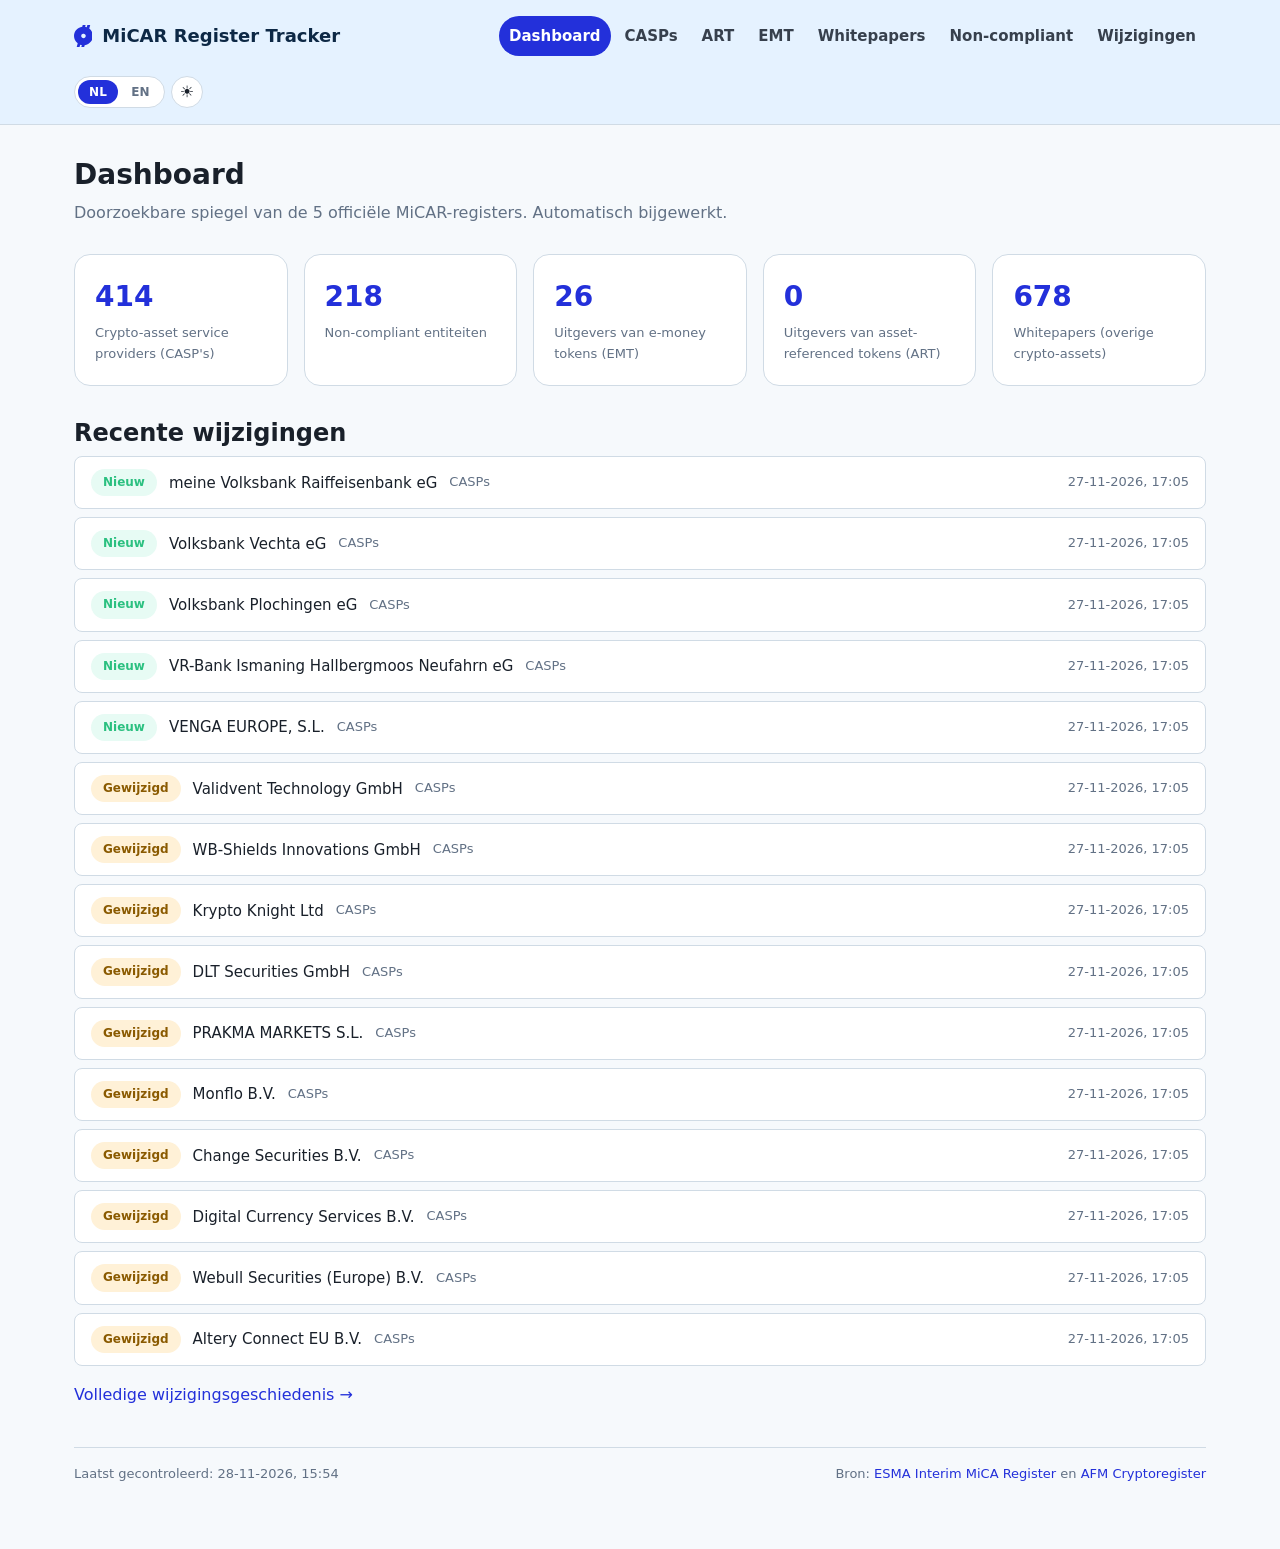
<file: index.html>
<!DOCTYPE html>
<html lang="nl">
<head>
<meta charset="UTF-8">
<meta name="viewport" content="width=device-width, initial-scale=1.0">
<script>
// Resolves and applies the light/dark theme before the stylesheet paints, so
// the page never flashes the "wrong" theme while assets/js/app.js (which
// re-derives the same value - see resolveTheme()/applyTheme() there, the
// source of truth for this logic) is still loading. Every fresh visit starts
// from the OS/browser's prefers-color-scheme setting; esma-tracker-theme in
// sessionStorage (set via the ☀️/🌙 toggle in the topnav) overrides it for
// the rest of this browsing session only - not remembered across visits.
(function () {
  try {
    var stored = sessionStorage.getItem("esma-tracker-theme");
    var dark = stored === "dark" || (stored !== "light" && window.matchMedia && window.matchMedia("(prefers-color-scheme: dark)").matches);
    var theme = dark ? "dark" : "light";
    document.documentElement.setAttribute("data-theme", theme);
    document.documentElement.style.colorScheme = theme;
  } catch (e) { /* sessionStorage/matchMedia unavailable - CSS default (light) applies */ }
})();
</script>
<title data-i18n="brand.title">MiCAR Register Tracker</title>
<link rel="icon" href="assets/favicon.svg" type="image/svg+xml">
<link rel="icon" href="assets/favicon-32.png" sizes="32x32" type="image/png">
<link rel="icon" href="assets/favicon.ico" sizes="any">
<link rel="apple-touch-icon" href="assets/apple-touch-icon.png">
<link rel="stylesheet" href="assets/css/style.css">
</head>
<body>

<nav class="topnav">
  <div class="topnav__inner">
    <span class="topnav__brand">
      <svg viewBox="0 0 40 48" xmlns="http://www.w3.org/2000/svg"><path d="M33.2853 7.85441L35.4567 0H29.1595L27.8568 4.8861C26.6987 4.46114 25.4683 4.1789 24.2399 3.9661L25.3237 0H19.0264L18.0131 3.82144C12.5852 4.52864 7.59069 7.28865 4.26255 11.6051C-2.68702 20.4503 -0.950287 33.1875 8.0977 39.9805L5.92629 47.8323H12.1538L13.4565 42.9501C14.6146 43.3744 15.8456 43.6573 17.0734 43.8701L15.987 47.8323H22.2112L23.2969 44.0115C28.7255 43.3063 33.7233 40.5469 37.0494 36.2304C44.07 27.3139 42.3326 14.648 33.2853 7.85441ZM20.6915 28.6589C19.718 28.659 18.7662 28.3769 17.9567 27.8482C17.1472 27.3195 16.5162 26.568 16.1435 25.6887C15.7709 24.8094 15.6733 23.8418 15.8632 22.9083C16.053 21.9748 16.5217 21.1173 17.2101 20.4443C17.8985 19.7712 18.7755 19.3128 19.7303 19.1271C20.6852 18.9414 21.6749 19.0366 22.5743 19.4008C23.4738 19.765 24.2425 20.3818 24.7834 21.1732C25.3243 21.9645 25.613 22.895 25.613 23.8467C25.613 26.536 23.4416 28.6589 20.6915 28.6589Z" fill="#2330da"></path></svg>
      <span data-i18n="brand.title">MiCAR Register Tracker</span>
    </span>
    <div class="topnav__links">
      <a href="index.html" data-nav="dashboard" data-i18n="nav.dashboard">Dashboard</a>
      <a href="register.html?type=casps" data-nav="casps" data-i18n="nav.casps">CASPs</a>
      <a href="register.html?type=art" data-nav="art" data-i18n="nav.art">ART</a>
      <a href="register.html?type=emt" data-nav="emt" data-i18n="nav.emt">EMT</a>
      <a href="register.html?type=whitepapers" data-nav="whitepapers" data-i18n="nav.whitepapers">Whitepapers</a>
      <a href="register.html?type=non_compliant" data-nav="non_compliant" data-i18n="nav.non_compliant">Non-compliant</a>
      <a href="changelog.html" data-nav="changelog" data-i18n="nav.changelog">Wijzigingen</a>
    </div>
    <div class="header-controls">
      <div id="lang-toggle-slot"></div>
      <div id="theme-toggle-slot"></div>
    </div>
  </div>
</nav>

<div class="wrap">
  <div class="page-header">
    <h1 data-i18n="dashboard.title">Dashboard</h1>
    <p data-i18n="dashboard.subtitle">Doorzoekbare spiegel van de 5 officiële ESMA MiCAR-registers. Automatisch bijgewerkt.</p>
  </div>

  <div id="kpi-grid" class="grid grid--5" style="margin-bottom:32px;"></div>

  <h2 data-i18n="dashboard.recentChanges">Recente wijzigingen</h2>
  <div id="recent-changes" class="changelog-list" style="margin-bottom:16px;"></div>
  <p><a href="changelog.html" data-i18n="dashboard.fullHistoryLink">Volledige wijzigingsgeschiedenis &rarr;</a></p>

  <footer class="site-footer">
    <span id="footer-checked" data-i18n="footer.lastCheckedLoading">Laatst gecontroleerd: laden…</span>
    <span><span data-i18n="footer.sourcePrefix">Bron: </span><a href="https://www.esma.europa.eu/esmas-activities/digital-finance-and-innovation/markets-crypto-assets-regulation-mica" target="_blank" rel="noopener" data-i18n="footer.sourceLinkText">ESMA Interim MiCA Register</a><span data-i18n="footer.sourceAnd"> en </span><a href="https://www.afm.nl/en/sector/registers/vergunningenregisters/cryptopartijen" target="_blank" rel="noopener" data-i18n="footer.sourceLinkTextAfm">AFM Cryptoregister</a></span>
  </footer>
</div>

<script src="assets/js/i18n.js"></script>
<script src="assets/js/app.js"></script>
<script>
applyStaticTranslations();
renderThemeToggle(document.getElementById("theme-toggle-slot"));
renderLangToggle(document.getElementById("lang-toggle-slot"));
highlightNav("dashboard");

const KPI_ORDER = ["casps", "non_compliant", "emt", "art", "whitepapers"];

(async function init() {
  const grid = document.getElementById("kpi-grid");
  const recentEl = document.getElementById("recent-changes");
  const footerChecked = document.getElementById("footer-checked");

  let meta = {};
  try { meta = await fetchJSON("data/meta.json"); } catch (e) { /* first run not done yet */ }

  footerChecked.textContent = meta.last_checked
    ? t("footer.lastChecked", formatTimestamp(meta.last_checked))
    : t("footer.neverChecked");

  for (const key of KPI_ORDER) {
    const count = meta.record_counts ? meta.record_counts[key] : undefined;
    const card = el("a", { class: "card kpi", href: `register.html?type=${key}` }, `
      <div class="kpi__val">${count !== undefined ? count : "—"}</div>
      <div class="kpi__label">${escapeHtml(REGISTERS[key].label)}</div>
    `);
    grid.appendChild(card);
  }

  let changelog = [];
  try { changelog = await fetchJSON("data/history/changelog.json"); } catch (e) { /* none yet */ }

  // Newest run first, most important (CASPs - especially brand-new ones -
  // then EMT/ART/Whitepapers/Non-compliant) first within that run; see
  // sortChangelogForDisplay() in app.js.
  const recent = sortChangelogForDisplay(changelog).slice(0, 15);
  if (!recent.length) {
    recentEl.innerHTML = `<p class="filter-note">${escapeHtml(t("dashboard.noChanges"))}</p>`;
  } else {
    for (const c of recent) {
      recentEl.appendChild(buildChangelogItem(c));
    }
  }
})();
</script>
</body>
</html>
</file>
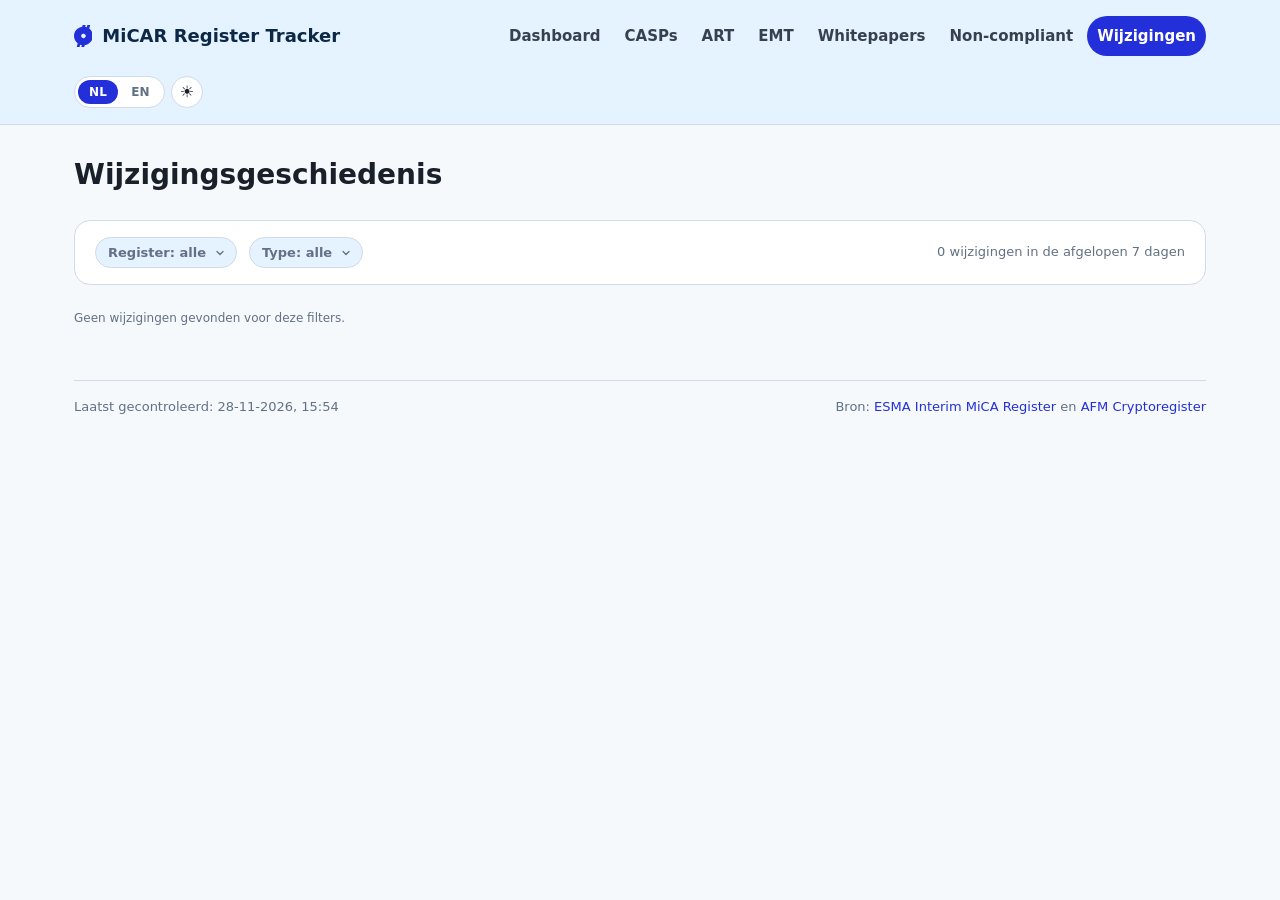
<file: changelog.html>
<!DOCTYPE html>
<html lang="nl">
<head>
<meta charset="UTF-8">
<meta name="viewport" content="width=device-width, initial-scale=1.0">
<script>
// Resolves and applies the light/dark theme before the stylesheet paints, so
// the page never flashes the "wrong" theme while assets/js/app.js (which
// re-derives the same value - see resolveTheme()/applyTheme() there, the
// source of truth for this logic) is still loading. Every fresh visit starts
// from the OS/browser's prefers-color-scheme setting; esma-tracker-theme in
// sessionStorage (set via the ☀️/🌙 toggle in the topnav) overrides it for
// the rest of this browsing session only - not remembered across visits.
(function () {
  try {
    var stored = sessionStorage.getItem("esma-tracker-theme");
    var dark = stored === "dark" || (stored !== "light" && window.matchMedia && window.matchMedia("(prefers-color-scheme: dark)").matches);
    var theme = dark ? "dark" : "light";
    document.documentElement.setAttribute("data-theme", theme);
    document.documentElement.style.colorScheme = theme;
  } catch (e) { /* sessionStorage/matchMedia unavailable - CSS default (light) applies */ }
})();
</script>
<title data-i18n="brand.title">Wijzigingen — MiCAR Register Tracker</title>
<link rel="icon" href="assets/favicon.svg" type="image/svg+xml">
<link rel="icon" href="assets/favicon-32.png" sizes="32x32" type="image/png">
<link rel="icon" href="assets/favicon.ico" sizes="any">
<link rel="apple-touch-icon" href="assets/apple-touch-icon.png">
<link rel="stylesheet" href="assets/css/style.css">
</head>
<body>

<nav class="topnav">
  <div class="topnav__inner">
    <span class="topnav__brand">
      <svg viewBox="0 0 40 48" xmlns="http://www.w3.org/2000/svg"><path d="M33.2853 7.85441L35.4567 0H29.1595L27.8568 4.8861C26.6987 4.46114 25.4683 4.1789 24.2399 3.9661L25.3237 0H19.0264L18.0131 3.82144C12.5852 4.52864 7.59069 7.28865 4.26255 11.6051C-2.68702 20.4503 -0.950287 33.1875 8.0977 39.9805L5.92629 47.8323H12.1538L13.4565 42.9501C14.6146 43.3744 15.8456 43.6573 17.0734 43.8701L15.987 47.8323H22.2112L23.2969 44.0115C28.7255 43.3063 33.7233 40.5469 37.0494 36.2304C44.07 27.3139 42.3326 14.648 33.2853 7.85441ZM20.6915 28.6589C19.718 28.659 18.7662 28.3769 17.9567 27.8482C17.1472 27.3195 16.5162 26.568 16.1435 25.6887C15.7709 24.8094 15.6733 23.8418 15.8632 22.9083C16.053 21.9748 16.5217 21.1173 17.2101 20.4443C17.8985 19.7712 18.7755 19.3128 19.7303 19.1271C20.6852 18.9414 21.6749 19.0366 22.5743 19.4008C23.4738 19.765 24.2425 20.3818 24.7834 21.1732C25.3243 21.9645 25.613 22.895 25.613 23.8467C25.613 26.536 23.4416 28.6589 20.6915 28.6589Z" fill="#2330da"></path></svg>
      <span data-i18n="brand.title">MiCAR Register Tracker</span>
    </span>
    <div class="topnav__links">
      <a href="index.html" data-nav="dashboard" data-i18n="nav.dashboard">Dashboard</a>
      <a href="register.html?type=casps" data-nav="casps" data-i18n="nav.casps">CASPs</a>
      <a href="register.html?type=art" data-nav="art" data-i18n="nav.art">ART</a>
      <a href="register.html?type=emt" data-nav="emt" data-i18n="nav.emt">EMT</a>
      <a href="register.html?type=whitepapers" data-nav="whitepapers" data-i18n="nav.whitepapers">Whitepapers</a>
      <a href="register.html?type=non_compliant" data-nav="non_compliant" data-i18n="nav.non_compliant">Non-compliant</a>
      <a href="changelog.html" data-nav="changelog" data-i18n="nav.changelog">Wijzigingen</a>
    </div>
    <div class="header-controls">
      <div id="lang-toggle-slot"></div>
      <div id="theme-toggle-slot"></div>
    </div>
  </div>
</nav>

<div class="wrap">
  <div class="page-header">
    <h1 data-i18n="changelogPage.title">Wijzigingsgeschiedenis</h1>
  </div>

  <div class="toolbar" id="changelog-toolbar">
    <span class="toolbar__count" id="changelog-count"></span>
  </div>

  <div id="changelog-list" class="changelog-list"></div>

  <footer class="site-footer">
    <span id="footer-checked" data-i18n="footer.lastCheckedLoading">Laatst gecontroleerd: laden…</span>
    <span><span data-i18n="footer.sourcePrefix">Bron: </span><a href="https://www.esma.europa.eu/esmas-activities/digital-finance-and-innovation/markets-crypto-assets-regulation-mica" target="_blank" rel="noopener" data-i18n="footer.sourceLinkText">ESMA Interim MiCA Register</a><span data-i18n="footer.sourceAnd"> en </span><a href="https://www.afm.nl/en/sector/registers/vergunningenregisters/cryptopartijen" target="_blank" rel="noopener" data-i18n="footer.sourceLinkTextAfm">AFM Cryptoregister</a></span>
  </footer>
</div>

<script src="assets/js/i18n.js"></script>
<script src="assets/js/app.js"></script>
<script>
applyStaticTranslations();
renderThemeToggle(document.getElementById("theme-toggle-slot"));
renderLangToggle(document.getElementById("lang-toggle-slot"));
highlightNav("changelog");

const SEVEN_DAYS_MS = 7 * 24 * 60 * 60 * 1000;

(async function init() {
  const toolbar = document.getElementById("changelog-toolbar");
  const listEl = document.getElementById("changelog-list");
  const countEl = document.getElementById("changelog-count");
  const footerChecked = document.getElementById("footer-checked");

  let meta = {};
  try { meta = await fetchJSON("data/meta.json"); } catch (e) { /* ignore */ }
  footerChecked.textContent = meta.last_checked
    ? t("footer.lastChecked", formatTimestamp(meta.last_checked))
    : t("footer.neverCheckedShort");

  let changelog = [];
  try { changelog = await fetchJSON("data/history/changelog.json"); } catch (e) { /* none yet */ }

  // Always the last 7 days — no fixed-count cap. ESMA itself only refreshes
  // weekly, so a rolling week is the natural "what's new" window. Ordered
  // newest run first, then by importance within a run (CASPs - especially
  // brand-new ones - then EMT/ART/Whitepapers/Non-compliant); see
  // sortChangelogForDisplay() in app.js.
  const cutoff = Date.now() - SEVEN_DAYS_MS;
  changelog = sortChangelogForDisplay(changelog.filter((c) => new Date(c.timestamp).getTime() >= cutoff));

  let registerFilter = null;
  let typeFilter = null;

  const registerDropdown = buildDropdownFilter({
    label: t("changelogPage.filterRegisterLabel"),
    options: Object.keys(REGISTERS),
    getValue: (key) => key,
    getLabel: (key) => REGISTERS[key].shortLabel,
    onChange: (value) => { registerFilter = value; render(); },
  });
  const typeDropdown = buildDropdownFilter({
    label: t("changelogPage.filterTypeLabel"),
    options: ["added", "changed", "removed"],
    getValue: (v) => v,
    getLabel: (v) => changelogTypeLabel(v),
    searchable: false,
    onChange: (value) => { typeFilter = value; render(); },
  });
  toolbar.insertBefore(registerDropdown.el, countEl);
  toolbar.insertBefore(typeDropdown.el, countEl);

  function render() {
    const filtered = changelog.filter((c) =>
      (!registerFilter || c.register === registerFilter) &&
      (!typeFilter || c.type === typeFilter)
    );
    countEl.textContent = t("changelogPage.count", filtered.length);

    listEl.innerHTML = "";
    if (!filtered.length) {
      listEl.innerHTML = `<p class="filter-note">${escapeHtml(t("changelogPage.emptyFiltered"))}</p>`;
      return;
    }
    for (const c of filtered) {
      listEl.appendChild(buildChangelogItem(c));
    }
  }

  render();
})();
</script>
</body>
</html>
</file>
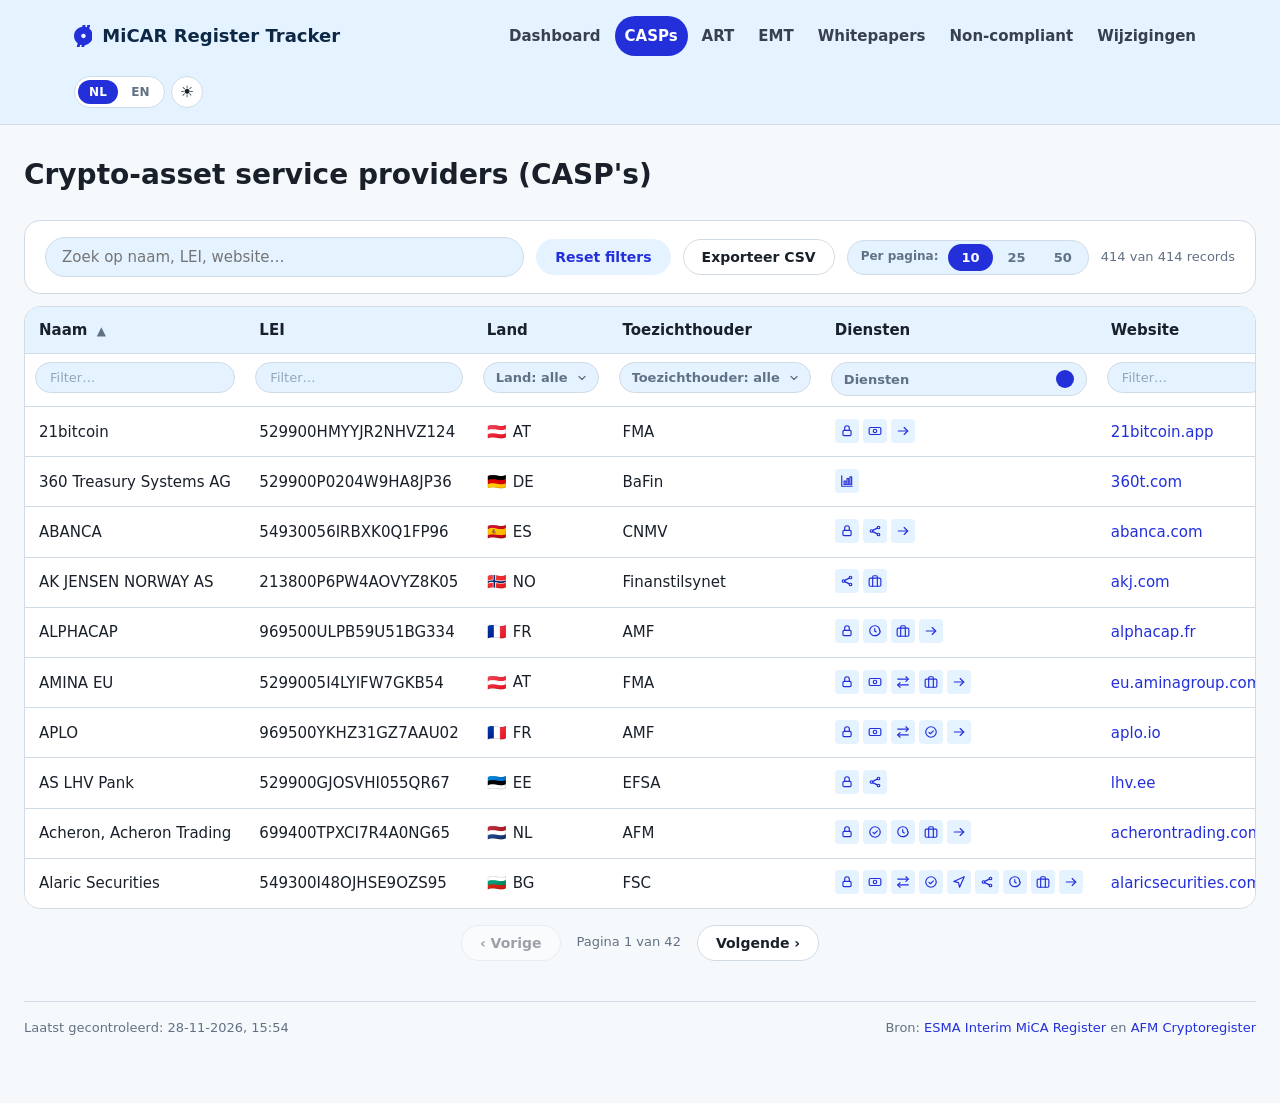
<file: register.html>
<!DOCTYPE html>
<html lang="nl">
<head>
<meta charset="UTF-8">
<meta name="viewport" content="width=device-width, initial-scale=1.0">
<script>
// Resolves and applies the light/dark theme before the stylesheet paints, so
// the page never flashes the "wrong" theme while assets/js/app.js (which
// re-derives the same value - see resolveTheme()/applyTheme() there, the
// source of truth for this logic) is still loading. Every fresh visit starts
// from the OS/browser's prefers-color-scheme setting; esma-tracker-theme in
// sessionStorage (set via the ☀️/🌙 toggle in the topnav) overrides it for
// the rest of this browsing session only - not remembered across visits.
(function () {
  try {
    var stored = sessionStorage.getItem("esma-tracker-theme");
    var dark = stored === "dark" || (stored !== "light" && window.matchMedia && window.matchMedia("(prefers-color-scheme: dark)").matches);
    var theme = dark ? "dark" : "light";
    document.documentElement.setAttribute("data-theme", theme);
    document.documentElement.style.colorScheme = theme;
  } catch (e) { /* sessionStorage/matchMedia unavailable - CSS default (light) applies */ }
})();
</script>
<title id="page-title" data-i18n="brand.title">Register — MiCAR Register Tracker</title>
<link rel="icon" href="assets/favicon.svg" type="image/svg+xml">
<link rel="icon" href="assets/favicon-32.png" sizes="32x32" type="image/png">
<link rel="icon" href="assets/favicon.ico" sizes="any">
<link rel="apple-touch-icon" href="assets/apple-touch-icon.png">
<link rel="stylesheet" href="assets/css/style.css">
</head>
<body>

<nav class="topnav">
  <div class="topnav__inner">
    <span class="topnav__brand">
      <svg viewBox="0 0 40 48" xmlns="http://www.w3.org/2000/svg"><path d="M33.2853 7.85441L35.4567 0H29.1595L27.8568 4.8861C26.6987 4.46114 25.4683 4.1789 24.2399 3.9661L25.3237 0H19.0264L18.0131 3.82144C12.5852 4.52864 7.59069 7.28865 4.26255 11.6051C-2.68702 20.4503 -0.950287 33.1875 8.0977 39.9805L5.92629 47.8323H12.1538L13.4565 42.9501C14.6146 43.3744 15.8456 43.6573 17.0734 43.8701L15.987 47.8323H22.2112L23.2969 44.0115C28.7255 43.3063 33.7233 40.5469 37.0494 36.2304C44.07 27.3139 42.3326 14.648 33.2853 7.85441ZM20.6915 28.6589C19.718 28.659 18.7662 28.3769 17.9567 27.8482C17.1472 27.3195 16.5162 26.568 16.1435 25.6887C15.7709 24.8094 15.6733 23.8418 15.8632 22.9083C16.053 21.9748 16.5217 21.1173 17.2101 20.4443C17.8985 19.7712 18.7755 19.3128 19.7303 19.1271C20.6852 18.9414 21.6749 19.0366 22.5743 19.4008C23.4738 19.765 24.2425 20.3818 24.7834 21.1732C25.3243 21.9645 25.613 22.895 25.613 23.8467C25.613 26.536 23.4416 28.6589 20.6915 28.6589Z" fill="#2330da"></path></svg>
      <span data-i18n="brand.title">MiCAR Register Tracker</span>
    </span>
    <div class="topnav__links">
      <a href="index.html" data-nav="dashboard" data-i18n="nav.dashboard">Dashboard</a>
      <a href="register.html?type=casps" data-nav="casps" data-i18n="nav.casps">CASPs</a>
      <a href="register.html?type=art" data-nav="art" data-i18n="nav.art">ART</a>
      <a href="register.html?type=emt" data-nav="emt" data-i18n="nav.emt">EMT</a>
      <a href="register.html?type=whitepapers" data-nav="whitepapers" data-i18n="nav.whitepapers">Whitepapers</a>
      <a href="register.html?type=non_compliant" data-nav="non_compliant" data-i18n="nav.non_compliant">Non-compliant</a>
      <a href="changelog.html" data-nav="changelog" data-i18n="nav.changelog">Wijzigingen</a>
    </div>
    <div class="header-controls">
      <div id="lang-toggle-slot"></div>
      <div id="theme-toggle-slot"></div>
    </div>
  </div>
</nav>

<div class="wrap wrap--register">
  <div class="page-header">
    <h1 id="register-title" data-i18n="registerPage.titleFallback">Register</h1>
  </div>

  <div id="register-root"></div>

  <footer class="site-footer">
    <span id="footer-checked" data-i18n="footer.lastCheckedLoading">Laatst gecontroleerd: laden…</span>
    <span><span data-i18n="footer.sourcePrefix">Bron: </span><a id="footer-source-link" href="https://www.esma.europa.eu/esmas-activities/digital-finance-and-innovation/markets-crypto-assets-regulation-mica" target="_blank" rel="noopener" data-i18n="footer.sourceLinkText">ESMA Interim MiCA Register</a><span id="footer-source-extra"></span></span>
  </footer>
</div>

<script src="assets/js/i18n.js"></script>
<script src="assets/js/app.js"></script>
<script>
applyStaticTranslations();
renderThemeToggle(document.getElementById("theme-toggle-slot"));
renderLangToggle(document.getElementById("lang-toggle-slot"));

const params = new URLSearchParams(location.search);
const type = params.get("type") || "casps";
const config = REGISTERS[type];

if (!config) {
  document.getElementById("register-root").innerHTML = `<p>${escapeHtml(t("registerPage.unknownPrefix"))}${escapeHtml(type)}</p>`;
} else {
  document.getElementById("page-title").textContent = `${config.label} — ${t("brand.title")}`;
  document.getElementById("register-title").textContent = config.label;
  highlightNav(type);

  // Every register mirrors ESMA's EU-wide export (the default footer
  // link/text in the markup above) - a REGISTERS config can still override
  // the link/text with sourceUrl/sourceLinkText/subtitleFn if a future
  // register needs a different primary source.
  if (config.sourceUrl) {
    const sourceLink = document.getElementById("footer-source-link");
    sourceLink.href = config.sourceUrl;
    sourceLink.textContent = config.sourceLinkText || sourceLink.textContent;
  }

  // CASPs additionally folds in AFM-sourced entities (see app.js's REGISTERS.
  // casps.extraSourceUrl) - append a second "en AFM Cryptoregister" link
  // rather than replacing the ESMA one, since this register genuinely blends
  // both sources instead of coming from just one.
  if (config.extraSourceUrl) {
    const extra = document.getElementById("footer-source-extra");
    extra.innerHTML = `${escapeHtml(t("footer.sourceAnd"))}<a href="${escapeHtml(config.extraSourceUrl)}" target="_blank" rel="noopener">${escapeHtml(config.extraSourceLinkText)}</a>`;
  }

  (async function init() {
    const root = document.getElementById("register-root");
    const footerChecked = document.getElementById("footer-checked");

    let meta = {};
    try { meta = await fetchJSON("data/meta.json"); } catch (e) { /* ignore */ }
    footerChecked.textContent = meta.last_checked
      ? t("footer.lastChecked", formatTimestamp(meta.last_checked))
      : t("footer.neverChecked");

    try {
      // Record count + "last generated" used to also repeat as a subtitle
      // right under the page title - redundant with the toolbar's own
      // "X van Y records" count and the footer's "Laatst gecontroleerd" line
      // just below the table, so it's been dropped here.
      const data = await fetchJSON(`data/${config.file}.json`);
      const records = data.records || [];
      renderRegisterTable(root, config, records);
    } catch (e) {
      root.innerHTML = `<p class="filter-note">${escapeHtml(t("registerPage.loadError", e.message))}</p>`;
    }
  })();
}
</script>
</body>
</html>
</file>
<file: assets/css/style.css>
:root {
  /* Tells the browser both schemes are supported, so native chrome (scrollbars,
     the page's default background before CSS paints, form-control chrome) picks
     the right one immediately instead of always defaulting to light. */
  color-scheme: light dark;

  --color-primary: #2330da;
  --color-primary-dark: #0d2845;
  --color-primary-light: #0086ff;
  --color-primary-lighter: #e5f2ff;
  --color-space-blue: #0d2845;

  --color-success: #2bc080; --color-success-lighter: #e7fbf4;
  --color-warning: #ffa800; --color-warning-lighter: #fff1d7; --color-warning-ink: #8a5a00;
  --color-error: #ff3c25; --color-error-lighter: #ffece8;

  --grey-700: #19202a; --grey-600: #37404d; --grey-500: #627185;
  --grey-400: #92a8ba; --grey-300: #d0dbe5; --grey-100: #f6f9fc; --white: #ffffff;

  --radius-sm: 4px; --radius-lg: 8px; --radius-2xl: 16px; --radius-pill: 1000px;
  --shadow-small: 0 2px 4px 0 rgba(9,10,12,.04);
  --shadow-medium: 0 4px 28px 0 rgba(9,10,12,.09);

  --bg: #f6f9fc;
  --surface: #ffffff;
  --surface-2: #e5f2ff;
  --text: #19202a;
  --text-muted: #627185;
  --border: #d0dbe5;

  /* Brand-blue tints used for hover/focus feedback (nav link hover, search/filter
     focus rings) - kept as variables (rather than the raw rgba() values inline)
     so dark mode can bump their opacity for visibility against dark surfaces. */
  --focus-ring: rgba(35,48,218,.12);
  --nav-hover-tint: rgba(35,48,218,.08);

  --font-sans: 'Poppins', ui-sans-serif, system-ui, -apple-system, 'Segoe UI', sans-serif;
}

/* Dark mode - driven by a data-theme="light"/"dark" attribute on <html>, not a
   plain @media query, so it can be a user-controlled toggle rather than being
   locked to the OS setting. The actual light-vs-dark resolution (device
   preference by default, saved override once the user picks one) happens in
   JS - see the no-flash inline snippet in each page's <head> (sets the
   attribute before first paint) and renderThemeToggle()/applyTheme() in
   app.js (the toggle itself, and reacting live if the OS setting changes
   while "systeem/auto" is active). This file only needs the final outcome. */
:root[data-theme="dark"] {
  color-scheme: dark;
  --color-primary: #6d8cff;
  --color-primary-dark: #dbe6ff;
  --color-primary-light: #4fb3ff;
  --color-primary-lighter: #16264a;
  --color-space-blue: #eef4fa;

  --color-success: #34d399; --color-success-lighter: #123626;
  --color-warning: #ffb84d; --color-warning-lighter: #3a2a08; --color-warning-ink: #ffd699;
  --color-error: #ff7a68; --color-error-lighter: #3a1712;

  --grey-700: #eef4fa; --grey-600: #c3d2e0; --grey-500: #93a8bd;
  --grey-400: #7d93a8; --grey-300: #3a526b; --grey-100: #16263b; --white: #f2f6fa;

  --shadow-small: 0 2px 4px 0 rgba(0,0,0,.24);
  --shadow-medium: 0 4px 28px 0 rgba(0,0,0,.45);

  --bg: #0b1f33;
  --surface: #122a44;
  --surface-2: #1a3a5c;
  --text: #eef4fa;
  --text-muted: #93a8bd;
  --border: #24435f;

  --focus-ring: rgba(109,140,255,.28);
  --nav-hover-tint: rgba(109,140,255,.16);
}

/* Explicit "light" choice needs no var overrides (the base :root above already
   holds the light values) - just tells the browser to render native form
   controls/scrollbars light too, even if the OS itself is set to dark. */
:root[data-theme="light"] { color-scheme: light; }

* { box-sizing: border-box; }

body {
  margin: 0;
  background: var(--bg);
  color: var(--text);
  font-family: var(--font-sans);
  font-size: 16px;
  line-height: 1.6;
  -webkit-font-smoothing: antialiased;
}

a { color: var(--color-primary); text-decoration: none; }
a:hover { text-decoration: underline; }

h1, h2, h3 { color: var(--text); line-height: 1.25; margin: 0 0 8px; }

.wrap { max-width: 1180px; margin: 0 auto; padding: 0 24px 64px; }

/* register.html only (all 5 register types share this one template, so this
   applies uniformly to CASPs/ART/EMT/Whitepapers/Non-compliant alike - see
   the "wrap wrap--register" class on register.html's own .wrap div). Wider
   than the default 1180px because a 7-column register table (CASPs/ART/EMT's
   widest: name, LEI, country, supervisor, a 4th data column, an icon/count
   column, status) doesn't fit at 1180px without .table-wrap's horizontal
   scrollbar kicking in.
   The earlier 1400px value still left a horizontal scrollbar on wide windows:
   it was sized off the table's own ~1360px content width but forgot that
   max-width applies to .wrap's border-box, and .wrap has 24px of padding on
   each side (see the base .wrap rule above) plus .table-wrap's 1px border on
   each side - so only ~1400-48-2 = 1350px was actually left for the table,
   ~10px short of what CASPs (measured live as the widest register, 1360px of
   real column content at time of writing) needs. 1500px leaves the table
   ~90px of headroom inside .wrap's padded content box, comfortably covering
   both that shortfall and future columns/longer values. Still centered via
   the same margin: 0 auto as the base .wrap. */
.wrap--register { max-width: 1500px; }

/* Top nav */
.topnav {
  background: var(--surface-2);
  border-bottom: 1px solid var(--border);
  margin-bottom: 32px;
}
.topnav__inner {
  max-width: 1180px; margin: 0 auto; padding: 16px 24px;
  display: flex; align-items: center; gap: 20px; flex-wrap: wrap;
}
.topnav__brand { display: flex; align-items: center; gap: 10px; font-weight: 700; color: var(--color-space-blue); font-size: 1.125rem; }
.topnav__brand svg { height: 22px; width: auto; }
.topnav__links { display: flex; gap: 4px; flex-wrap: wrap; margin-left: auto; }
.topnav__links a {
  color: var(--grey-600); font-weight: 600; font-size: .9375rem;
  padding: 8px 10px; border-radius: var(--radius-pill); text-decoration: none;
}
.topnav__links a:hover { background: var(--nav-hover-tint); }
.topnav__links a.active { background: var(--color-primary); color: #fff; }

/* Groups the NL/EN and ☀️/🌙 toggles so they always move together at the far
   right of the nav, instead of being able to wrap apart independently (which
   used to strand one of them alone on its own line). Side by side - language
   toggle to the left of the theme toggle - whenever there's room; below
   header-controls-stacked-breakpoint further down, they stack instead. */
.header-controls { display: flex; align-items: center; gap: 6px; flex: none; }

/* NL/EN language toggle, top right of the nav */
.lang-toggle {
  display: inline-flex; align-items: center; background: var(--surface); border: 1px solid var(--border);
  border-radius: var(--radius-pill); padding: 3px; gap: 2px; flex: none;
}
.lang-toggle__btn {
  font-family: inherit; font-size: .75rem; font-weight: 700; letter-spacing: .02em; cursor: pointer;
  border: none; background: none; color: var(--text-muted); border-radius: var(--radius-pill);
  padding: 5px 11px; transition: background .15s ease, color .15s ease;
}
.lang-toggle__btn:hover { color: var(--text); }
.lang-toggle__btn.is-active { background: var(--color-primary); color: #fff; }

/* ☀️/🌙 theme toggle: a single round icon button (not a segmented pill like
   .lang-toggle) - it always shows the current theme's icon, and a click just
   flips to the other one. See renderThemeToggle() in app.js. */
.theme-toggle {
  display: inline-flex; align-items: center; justify-content: center;
  width: 32px; height: 32px; flex: none; padding: 0;
  font-family: inherit; font-size: 1rem; line-height: 1; cursor: pointer;
  border: 1px solid var(--border); background: var(--surface); color: var(--text);
  border-radius: 50%;
  transition: background .15s ease, opacity .15s ease, transform .1s ease;
}
.theme-toggle:hover { background: var(--color-primary-lighter); }
.theme-toggle:active { transform: scale(.92); }

/* Below the nav's own max-width (1180px - see .topnav__inner), the language
   and theme toggles no longer reliably fit on the same row as the nav links
   without crowding/wrapping oddly - stack them instead, in the same order
   (language above theme). The language pill stretches to the column's full
   width; the theme button is a fixed-size circle, so it's just centered
   instead - stretching it would turn the circle into an oval. */
@media (max-width: 1180px) {
  .header-controls { flex-direction: column; align-items: center; gap: 6px; width: 100%; max-width: 220px; }
  .header-controls .lang-toggle { display: flex; width: 100%; justify-content: center; }
}

/* Page header */
.page-header { margin-bottom: 28px; }
.page-header h1 { font-size: 1.75rem; font-weight: 700; }
.page-header p { color: var(--text-muted); margin: 4px 0 0; max-width: 70ch; }

/* Cards / grid */
.grid { display: grid; gap: 16px; }
.grid--6 { grid-template-columns: repeat(6, 1fr); }
.grid--5 { grid-template-columns: repeat(5, 1fr); }
.grid--3 { grid-template-columns: repeat(3, 1fr); }
@media (max-width: 960px) { .grid--6 { grid-template-columns: repeat(3, 1fr); } .grid--5 { grid-template-columns: repeat(2, 1fr); } .grid--3 { grid-template-columns: 1fr; } }

.card {
  background: var(--surface); border: 1px solid var(--border);
  border-radius: var(--radius-2xl); padding: 20px;
}
.kpi__val { font-size: 1.75rem; font-weight: 700; color: var(--color-primary); }
.kpi__label { color: var(--text-muted); font-size: .8125rem; margin-top: 4px; }
.kpi a { display:block; }

/* Toolbar (search + filters) */
.toolbar {
  display: flex; flex-wrap: wrap; gap: 12px; align-items: center;
  background: var(--surface); border: 1px solid var(--border); border-radius: var(--radius-2xl);
  padding: 16px 20px; margin-bottom: 12px;
}
.toolbar input[type="search"] {
  font-family: inherit; font-size: .9375rem; color: var(--text);
  border: 1px solid var(--border); border-radius: var(--radius-pill);
  padding: 10px 16px; background: var(--surface-2); flex: 1; min-width: 220px;
  transition: border-color .15s ease, background .15s ease;
}
.toolbar input[type="search"]:focus {
  outline: none; border-color: var(--color-primary); background: var(--surface);
  box-shadow: 0 0 0 3px var(--focus-ring);
}
.toolbar__count { margin-left: auto; font-size: .8125rem; color: var(--text-muted); white-space: nowrap; }
.btn {
  font-family: inherit; font-weight: 600; font-size: .875rem; cursor: pointer;
  border: 1px solid var(--border); background: var(--surface); color: var(--text);
  border-radius: var(--radius-pill); padding: 9px 18px;
  transition: background .15s ease, border-color .15s ease;
}
.btn:hover { background: var(--surface-2); border-color: var(--color-primary); }
.btn--primary { background: var(--color-primary); border-color: var(--color-primary); color: #fff; }
.btn--primary:hover { background: #1a24b0; }

/* Per-column filter row, rendered as a second <tr> inside the table header.
   Every column gets a compact control here: a text input by default, or a
   select / chip-popover for columns that declare one — styled to match the
   rest of the site (pill shapes, brand-blue focus/active states) rather than
   plain browser form controls. */
table.data thead tr.col-filter-row th.col-filter-cell {
  background: var(--surface); padding: 8px 10px 10px; cursor: default;
  position: relative; vertical-align: top;
}

.col-filter-input {
  width: 100%; box-sizing: border-box; font-family: inherit; font-size: .8125rem; font-weight: 500;
  color: var(--text); border: 1px solid var(--border); border-radius: var(--radius-pill);
  padding: 7px 14px; background: var(--surface-2);
  transition: border-color .15s ease, background-color .15s ease, box-shadow .15s ease;
}
.col-filter-input::placeholder { color: var(--grey-400); }
.col-filter-input:hover { border-color: var(--color-primary-light); }
.col-filter-input:focus {
  outline: none; border-color: var(--color-primary); background: var(--surface);
  box-shadow: 0 0 0 3px var(--focus-ring);
}

/* Reset-all-filters toolbar button — same shape as .btn, brand-blue text so
   it reads as a "clear" action rather than a primary one. */
.btn--reset { color: var(--color-primary); border-color: var(--color-primary-lighter); background: var(--color-primary-lighter); }
.btn--reset:hover { background: var(--color-primary-light); border-color: var(--color-primary-light); color: #fff; }

/* Custom single-select dropdown for Land / Toezichthouder / Status / Type
   instelling filters. A native <select> can only show plain text per option,
   so it can't carry a flag, an authority glyph, or a status colour the way
   the table cells themselves do — this popover list can. */
.col-filter-dropdown { position: relative; }
.col-filter-dropdown__btn {
  display: flex; align-items: center; justify-content: space-between; gap: 8px; width: 100%;
  font-family: inherit; font-size: .8125rem; font-weight: 600; color: var(--text-muted); cursor: pointer;
  border: 1px solid var(--border); border-radius: var(--radius-pill); background: var(--surface-2);
  padding: 7px 10px 7px 12px; transition: border-color .15s ease, background-color .15s ease, color .15s ease;
}
.col-filter-dropdown__btn:hover { border-color: var(--color-primary-light); color: var(--text); }
.col-filter-dropdown__btn.has-selection { background: var(--color-primary-lighter); border-color: var(--color-primary-light); color: var(--color-primary); }
.col-filter-dropdown__current {
  display: inline-flex; align-items: center; gap: 6px; overflow: hidden; text-overflow: ellipsis; white-space: nowrap;
}
.col-filter-dropdown__chevron { width: 12px; height: 12px; flex: none; }

/* position: fixed with JS-computed top/left (see positionFloatingPanel() in
   app.js), not position: absolute anchored to .col-filter-dropdown - the
   panel is appended straight to <body> when built, specifically so it is
   never subject to .table-wrap's overflow-x: auto (which - per the CSS
   Overflow spec - forces overflow-y to compute as "auto" too, silently
   clipping an absolutely-positioned child once a filter narrows the table
   down to too few rows to contain the open panel). */
.col-filter-dropdown__list {
  display: none; position: fixed; z-index: 30;
  min-width: 210px; max-width: 280px; max-height: 260px; overflow-y: auto;
  background: var(--surface); border: 1px solid var(--border); border-radius: var(--radius-lg);
  box-shadow: var(--shadow-medium); padding: 6px;
}
.col-filter-dropdown__list.open { display: block; }
.col-filter-dropdown__option {
  display: flex; align-items: center; gap: 8px; font-size: .875rem; color: var(--text);
  padding: 8px 10px; border-radius: var(--radius-sm); cursor: pointer; white-space: nowrap;
}
.col-filter-dropdown__option:hover { background: var(--surface-2); }
.col-filter-dropdown__option.is-selected { background: var(--color-primary-lighter); color: var(--color-primary); font-weight: 600; }
.col-filter-dropdown__check { width: 14px; height: 14px; margin-left: auto; flex: none; visibility: hidden; }
.col-filter-dropdown__option.is-selected .col-filter-dropdown__check { visibility: visible; }

/* Search box pinned to the top of a dropdown popover (Land / Toezichthouder
   have too many options to scan by eye — typing "nede" narrows to Nederland). */
.col-filter-dropdown__search {
  display: block; width: 100%; box-sizing: border-box; margin-bottom: 6px;
  font-family: inherit; font-size: .8125rem; color: var(--text);
  border: 1px solid var(--border); border-radius: var(--radius-pill);
  padding: 6px 12px; background: var(--surface-2);
}
.col-filter-dropdown__search:focus {
  outline: none; border-color: var(--color-primary); background: var(--surface);
  box-shadow: 0 0 0 3px var(--focus-ring);
}

/* Icons shown inside dropdown option rows (and the button once selected) */
.dropdown-icon--flag { font-size: 1.05em; line-height: 1; }
.status-dot { display: inline-block; width: 9px; height: 9px; border-radius: 50%; flex: none; }
.status-dot--active { background: var(--color-success); }
.status-dot--withdrawn { background: var(--grey-400); }
.status-dot--unknown { background: var(--grey-300); }

/* Chip-popover column filter (used where a column can have multiple values
   selected at once, OR-combined — e.g. CASP Diensten). A native <select>
   can't express "any of these N", and there are too many options (10 MiCAR
   services) to lay out flat inside a table header cell, hence the popover. */
.col-filter-chips { position: relative; }
.col-filter-chips__btn {
  display: flex; align-items: center; justify-content: space-between; gap: 8px; width: 100%;
  font-family: inherit; font-size: .8125rem; font-weight: 600; color: var(--text-muted); cursor: pointer;
  border: 1px solid var(--border); border-radius: var(--radius-pill); background: var(--surface-2);
  padding: 7px 12px; transition: border-color .15s ease, background-color .15s ease, color .15s ease;
}
.col-filter-chips__btn:hover { border-color: var(--color-primary-light); color: var(--text); }
.col-filter-chips__btn.has-selection { background: var(--color-primary-lighter); border-color: var(--color-primary-light); color: var(--color-primary); }
.col-filter-chips__count {
  display: inline-flex; align-items: center; justify-content: center; min-width: 18px; height: 18px;
  padding: 0 5px; border-radius: var(--radius-pill); background: var(--color-primary); color: #fff;
  font-size: .6875rem; font-weight: 700; line-height: 1;
}

/* position: fixed + JS-computed top/left, appended to <body> - same reasoning
   as .col-filter-dropdown__list above. */
.chip-popover {
  display: none; flex-wrap: wrap; gap: 6px; position: fixed; z-index: 30;
  width: max-content; max-width: 280px; background: var(--surface); border: 1px solid var(--border);
  border-radius: var(--radius-lg); box-shadow: var(--shadow-medium); padding: 10px;
}
.chip-popover.open { display: flex; }
.chip-popover__clear {
  flex-basis: 100%; text-align: left; font-family: inherit; font-size: .75rem; font-weight: 600;
  color: var(--color-primary); background: none; border: none; cursor: pointer; padding: 0 0 6px; margin: 0;
}
.chip-popover__clear:hover { text-decoration: underline; }
.chip-popover__btn {
  display: inline-flex; align-items: center; gap: 6px; font-family: inherit; font-size: .8125rem; font-weight: 600;
  color: var(--text-muted); cursor: pointer; background: var(--surface-2); border: 1px solid transparent;
  border-radius: var(--radius-pill); padding: 6px 12px 6px 8px; white-space: nowrap;
  transition: background .15s ease, color .15s ease, border-color .15s ease;
}
.chip-popover__btn svg { width: 14px; height: 14px; flex: none; }
.chip-popover__btn:hover { border-color: var(--color-primary-light); color: var(--text); }
.chip-popover__btn.is-active { background: var(--color-primary); color: #fff; }
.chip-popover__btn.is-active svg { color: #fff; }

/* Page-size segmented control (10 / 25 / 50) — same visual pattern as the
   NL/EN lang-toggle in the top nav, so the toolbar reads as one family. */
.page-size-toggle {
  display: inline-flex; align-items: center; background: var(--surface-2); border: 1px solid var(--border);
  border-radius: var(--radius-pill); padding: 3px; gap: 2px; flex: none;
}
.page-size-toggle__label { font-size: .75rem; color: var(--text-muted); font-weight: 600; padding: 0 8px 0 10px; white-space: nowrap; }
.page-size-toggle__btn {
  font-family: inherit; font-size: .8125rem; font-weight: 700; cursor: pointer;
  border: none; background: none; color: var(--text-muted); border-radius: var(--radius-pill);
  padding: 6px 13px; transition: background .15s ease, color .15s ease;
}
.page-size-toggle__btn:hover { color: var(--text); }
.page-size-toggle__btn.is-active { background: var(--color-primary); color: #fff; }

/* Pager below the table */
.pagination-bar {
  display: flex; align-items: center; justify-content: center; gap: 16px;
  padding: 16px 0 0;
}
.pagination-bar__info { font-size: .8125rem; color: var(--text-muted); white-space: nowrap; }
.pagination-bar__btn:disabled { opacity: .4; cursor: default; pointer-events: none; }

/* Table */
.table-wrap { overflow-x: auto; background: var(--surface); border: 1px solid var(--border); border-radius: var(--radius-2xl); }
table.data { width: 100%; border-collapse: collapse; font-size: .9375rem; }
table.data th, table.data td { text-align: left; padding: 11px 14px; border-bottom: 1px solid var(--border); white-space: nowrap; }
table.data td.wrap-cell { white-space: normal; max-width: 320px; overflow-wrap: break-word; }
table.data th { font-weight: 600; color: var(--text); background: var(--surface-2); position: sticky; top: 0; cursor: pointer; user-select: none; }
table.data th .arrow { color: var(--text-muted); font-size: .75rem; margin-left: 4px; }
table.data tbody tr:hover { background: var(--surface-2); cursor: pointer; }
table.data tr:last-child td { border-bottom: none; }
/* Higher selector specificity than "table.data td"'s white-space: nowrap
   above (which otherwise wins regardless of source order) - needed so long
   empty-state text (e.g. the "to the moon"/"wen lambo" easter eggs) actually
   wraps instead of overflowing the table in one unbroken line. */
table.data tr.empty-row td { text-align: center; color: var(--text-muted); padding: 32px; white-space: normal; }

/* Compact "ellipsis" cells — long text truncates with "…", full text on hover */
.cell-ellipsis {
  display: inline-block; max-width: 220px; overflow: hidden; text-overflow: ellipsis;
  white-space: nowrap; vertical-align: bottom;
}

/* Flag + country code cell */
.flag-cell { display: inline-flex; align-items: center; gap: 6px; font-weight: 500; }
.flag-cell__emoji { font-size: 1.05em; line-height: 1; }

/* Service icons (CASPs) — fixed 10-slot row, dim = not offered, brand-blue = offered */
.service-icons { display: inline-flex; gap: 4px; }
.service-icon {
  display: inline-flex; align-items: center; justify-content: center;
  width: 24px; height: 24px; border-radius: var(--radius-sm);
  background: var(--surface-2); color: var(--grey-400);
}
.service-icon svg { width: 14px; height: 14px; }
.service-icon.is-active { background: var(--color-primary-lighter); color: var(--color-primary); }

/* Same icon glyphs, larger, inside the detail panel's service list */
.subitems svg { width: 16px; height: 16px; color: var(--color-primary); vertical-align: -3px; margin-right: 6px; flex: none; }
.detail-service-desc { color: var(--text-muted); }

/* Badges */
.badge { display: inline-flex; align-items: center; gap: 6px; font-size: .75rem; font-weight: 600;
  padding: 4px 12px; border-radius: var(--radius-pill); background: var(--color-primary-lighter); color: var(--color-primary); white-space: nowrap; }
.badge--success { background: var(--color-success-lighter); color: var(--color-success); }
.badge--warning { background: var(--color-warning-lighter); color: var(--color-warning-ink); }
.badge--error { background: var(--color-error-lighter); color: var(--color-error); }
.badge--neutral { background: var(--border); color: var(--text-muted); }

/* Detail panel (overlay) */
.overlay { position: fixed; inset: 0; background: rgba(13,40,69,.45); display: none; align-items: flex-start; justify-content: center; padding: 48px 16px; z-index: 100; overflow-y: auto; }
.overlay.open { display: flex; }
.detail {
  background: var(--surface); border-radius: var(--radius-2xl); box-shadow: var(--shadow-medium);
  max-width: 640px; width: 100%; padding: 28px; position: relative;
}
.detail__close { position: absolute; top: 16px; right: 16px; background: none; border: none; cursor: pointer; color: var(--text-muted); font-size: 1.25rem; line-height: 1; padding: 4px; }
.detail h2 { font-size: 1.25rem; margin-bottom: 4px; }
.detail__meta { color: var(--text-muted); font-size: .8125rem; margin-bottom: 20px; }
.detail dl { display: grid; grid-template-columns: 160px 1fr; gap: 8px 16px; margin: 0 0 20px; font-size: .9375rem; }
.detail dt { color: var(--text-muted); }
.detail dd { margin: 0; word-break: break-word; }
.detail .subitems { list-style: none; margin: 0; padding: 0; display: flex; flex-direction: column; gap: 10px; }
.detail .subitems li { background: var(--surface-2); border-radius: var(--radius-lg); padding: 10px 14px; font-size: .875rem; }

/* Changelog */
.changelog-list { display: flex; flex-direction: column; gap: 8px; }
.changelog-item { display: flex; flex-wrap: wrap; align-items: center; gap: 12px; background: var(--surface); border: 1px solid var(--border);
  border-radius: var(--radius-lg); padding: 12px 16px; font-size: .9375rem; }
.changelog-item time { margin-left: auto; color: var(--text-muted); font-size: .8125rem; white-space: nowrap; }
.changelog-item .register-tag { color: var(--text-muted); font-size: .8125rem; }

/* Added/changed/removed rows are clickable to open the same detail overlay a
   register-table row would (see buildChangelogItem() in app.js) - same hover
   affordance as a register table row (table.data tbody tr:hover above). */
.changelog-item.is-clickable { cursor: pointer; }
.changelog-item.is-clickable:hover { background: var(--surface-2); }

/* "What changed" callout shown above a changed record's regular fields in
   the detail overlay, when opened from the changelog (see openDetail()'s
   optional changeLines argument in app.js) - warning-tinted so it visually
   reads as "the delta," distinct from the rest of the (unstyled) fields. */
.detail-change-summary {
  background: var(--color-warning-lighter); border: 1px solid var(--color-warning);
  border-radius: var(--radius-lg); padding: 14px 16px; margin-bottom: 20px;
}
.detail-change-summary h3 { margin: 0 0 8px; font-size: .9375rem; color: var(--color-warning-ink); }
.detail-change-summary ul { margin: 0; padding-left: 18px; font-size: .875rem; color: var(--color-warning-ink); }
.detail-change-summary li { padding: 2px 0; }

/* Footer */
.site-footer { margin-top: 40px; padding-top: 16px; border-top: 1px solid var(--border); color: var(--text-muted); font-size: .8125rem; display: flex; flex-wrap: wrap; gap: 8px 16px; justify-content: space-between; }

.filter-note { font-size: .75rem; color: var(--text-muted); }

/* Easter eggs — Konami code (logo coin-spin + ₿ fireworks shooting up from
   the bottom of the screen) and typing "satoshi" anywhere (a toast with the
   Bitcoin genesis block's headline). See "Easter eggs" in assets/js/app.js. */
.topnav__brand svg.coin-spin { animation: coin-spin-anim .9s ease-in-out; }
@keyframes coin-spin-anim {
  0% { transform: rotate(0deg) scale(1); }
  50% { transform: rotate(360deg) scale(1.25); }
  100% { transform: rotate(720deg) scale(1); }
}

.btc-firework-layer { position: fixed; inset: 0; pointer-events: none; z-index: 9999; overflow: hidden; }
.btc-firework-piece {
  position: absolute; bottom: -40px; color: var(--color-primary); font-weight: 700;
  animation-name: btc-firework-launch; animation-timing-function: cubic-bezier(.15, .6, .4, 1); animation-fill-mode: forwards;
}
@keyframes btc-firework-launch {
  0% { transform: translateY(0) rotate(0deg) scale(.7); opacity: 1; }
  15% { opacity: 1; }
  100% { transform: translateY(-115vh) rotate(360deg) scale(1.15); opacity: 0; }
}

.easter-toast {
  position: fixed; right: 20px; bottom: 20px; z-index: 9999; max-width: 340px;
  background: var(--surface); border: 1px solid var(--color-primary-light); border-radius: var(--radius-lg);
  box-shadow: var(--shadow-medium); padding: 14px 18px; font-size: .8125rem; color: var(--text); line-height: 1.5;
  opacity: 0; transform: translateY(12px); transition: opacity .3s ease, transform .3s ease;
}
.easter-toast.is-visible { opacity: 1; transform: translateY(0); }
</file>
